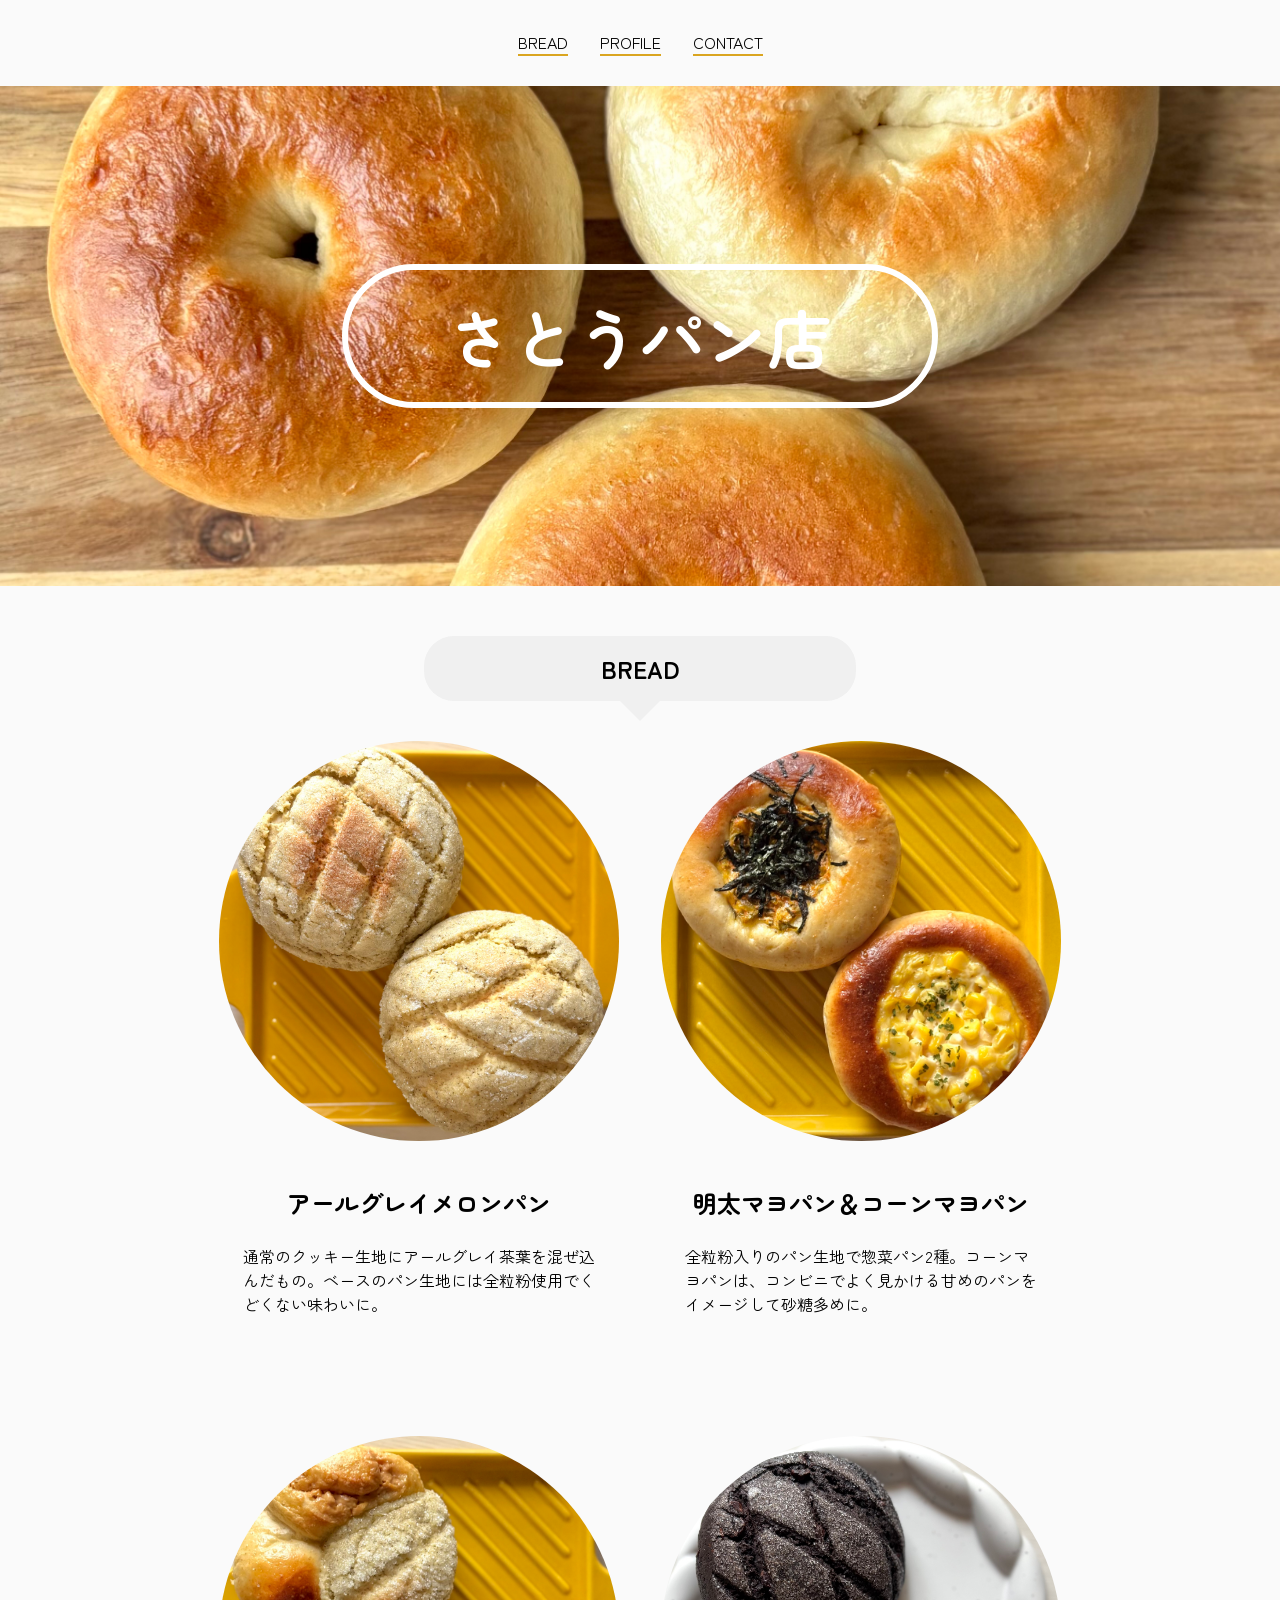
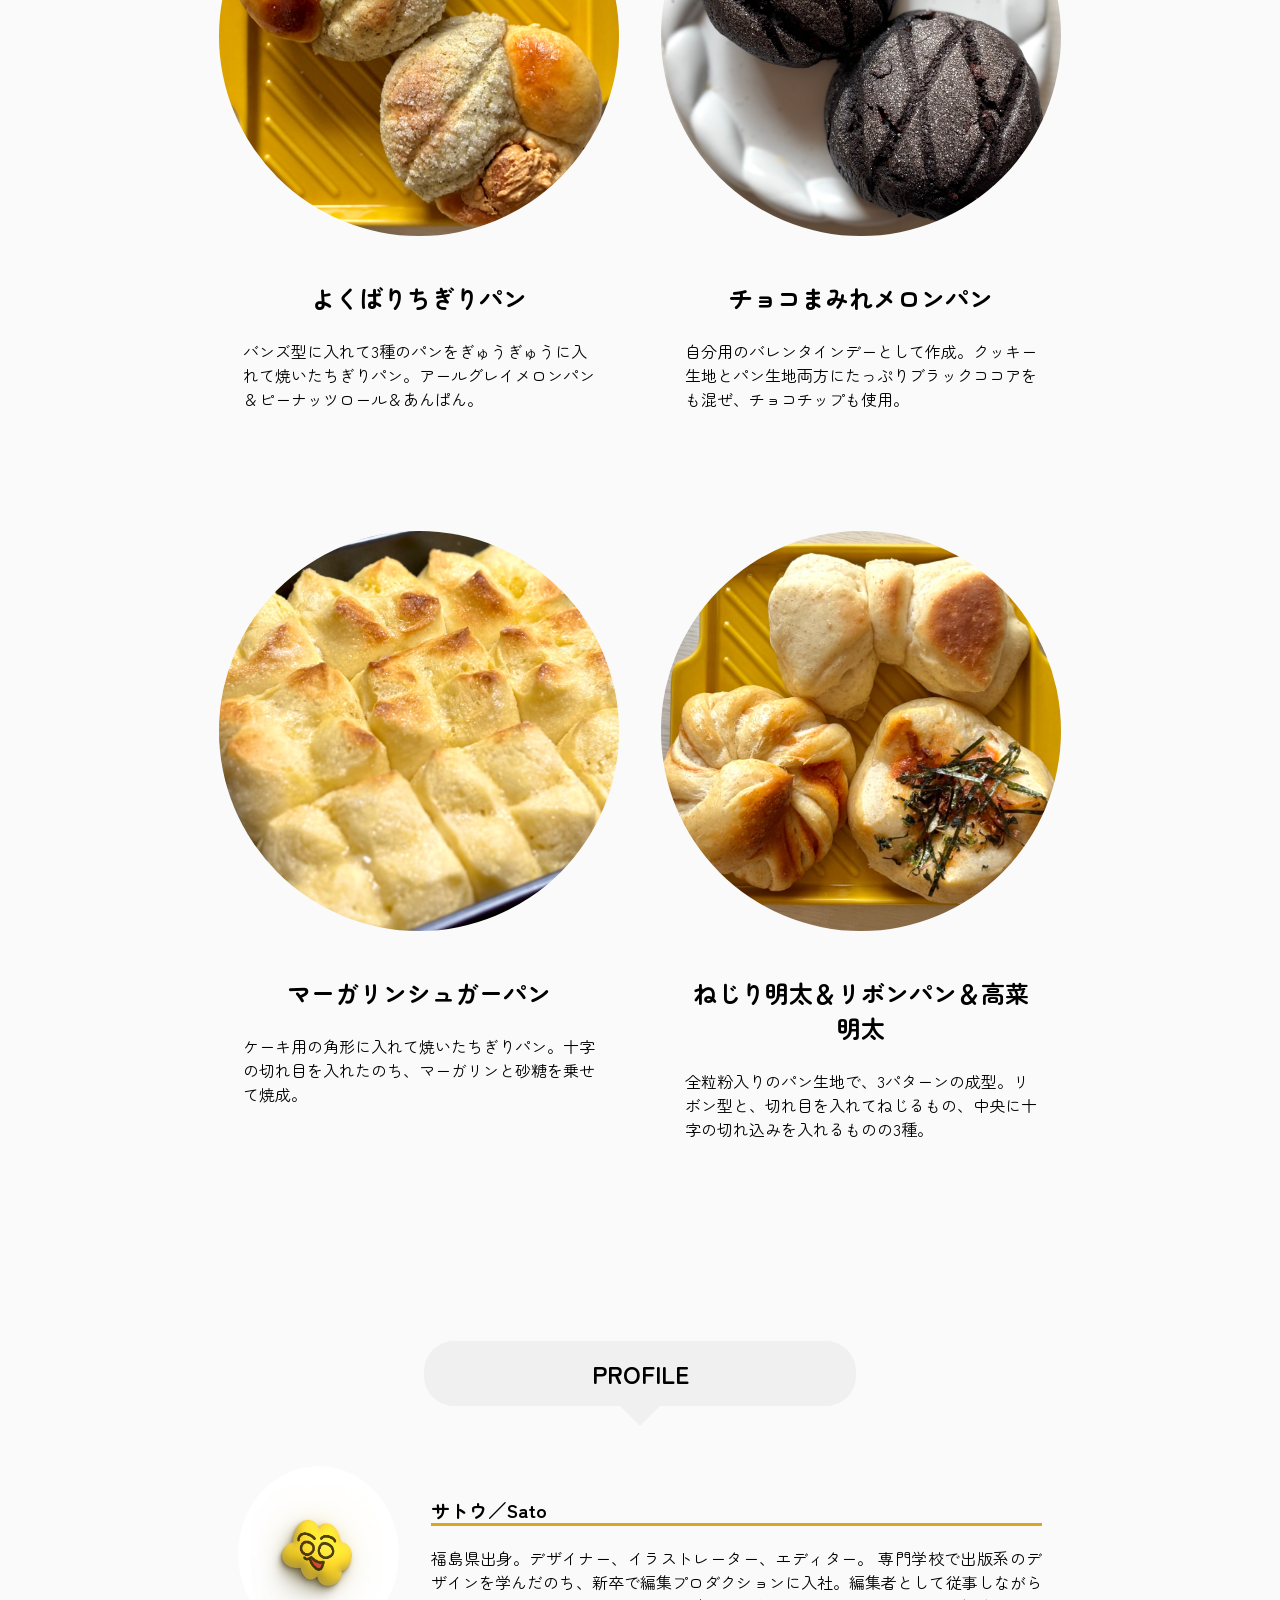
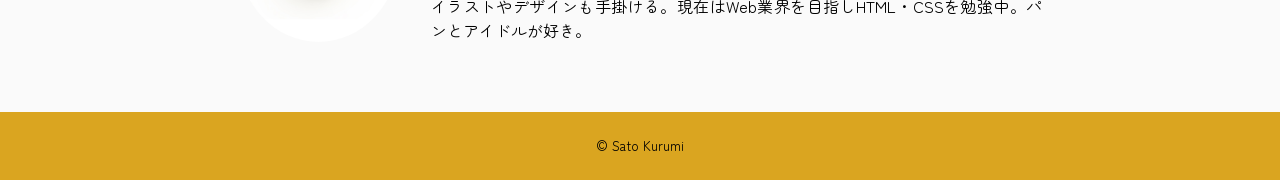
<file: index.html>
<!DOCTYPE html>
<html lang="ja">

<head>
    <meta charset="UTF-8">
    <meta name="viewport" content="width=device-width, initial-scale=1.0">
    <title>さとうパン店</title>
    <link rel="preconnect" href="https://fonts.googleapis.com">
    <link rel="preconnect" href="https://fonts.gstatic.com" crossorigin>
    <link href="https://fonts.googleapis.com/css2?family=Zen+Maru+Gothic&display=swap" rel="stylesheet">
    <link href="style.css" rel="stylesheet">
</head>

<body>

    <main>
        <header>
            <nav>
                <ul class="site-nav wrapper">
                    <li><a href="#bread">BREAD</a></li>
                    <li><a href="#profile">PROFILE</a></li>
                    <li><a href="#">CONTACT</a></li>
                </ul>
            </nav>
            <div class="site-title">
                <h1>さとうパン店</h1>
            </div>
        </header>

        <section id="bread" class="wrapper">
            <h2 class="section-title">BREAD</h2>
            <div class="bread-box">
                <div class="bread-item">
                    <img src="img/earlgraymelon.jpg" alt="アールグレイメロンパンの写真">
                    <p class="bread-name">アールグレイメロンパン</p>
                    <p class="bread-text">通常のクッキー生地にアールグレイ茶葉を混ぜ込んだもの。ベースのパン生地には全粒粉使用でくどくない味わいに。</p>
                </div>
                <div class="bread-item">
                    <img src="img/mentai_cornmayo.jpg" alt="総菜パンが2つ並んだ写真">
                    <p class="bread-name">明太マヨパン＆コーンマヨパン</p>
                    <p class="bread-text">全粒粉入りのパン生地で惣菜パン2種。コーンマヨパンは、コンビニでよく見かける甘めのパンをイメージして砂糖多めに。</p>
                </div>
                <div class="bread-item">
                    <img src="img/chigiri_maru.jpg" alt="アールグレイメロンパンの写真">
                    <p class="bread-name">よくばりちぎりパン</p>
                    <p class="bread-text">バンズ型に入れて3種のパンをぎゅうぎゅうに入れて焼いたちぎりパン。アールグレイメロンパン＆ピーナッツロール＆あんぱん。</p>
                </div>
                <div class="bread-item">
                    <img src="img/chocomelon.jpg" alt="総菜パンが2つ並んだ写真">
                    <p class="bread-name">チョコまみれメロンパン</p>
                    <p class="bread-text">自分用のバレンタインデーとして作成。クッキー生地とパン生地両方にたっぷりブラックココアをも混ぜ、チョコチップも使用。</p>
                </div>
                <div class="bread-item">
                    <img src="img/chigiri_kaku.jpg" alt="アールグレイメロンパンの写真">
                    <p class="bread-name">マーガリンシュガーパン</p>
                    <p class="bread-text">ケーキ用の角形に入れて焼いたちぎりパン。十字の切れ目を入れたのち、マーガリンと砂糖を乗せて焼成。</p>
                </div>
                <div class="bread-item">
                    <img src="img/3bread.jpg" alt="総菜パンが2つ並んだ写真">
                    <p class="bread-name">ねじり明太＆リボンパン＆高菜明太</p>
                    <p class="bread-text">全粒粉入りのパン生地で、3パターンの成型。リボン型と、切れ目を入れてねじるもの、中央に十字の切れ込みを入れるものの3種。</p>
                </div>
            </div>
        </section>

        <section id="profile" class="wrapper">
            <h2 class="section-title">PROFILE</h2>
            <div class="prof-box">
                <img src="img/icon.jpg" alt="名前をあらわしたイラスト">
                <div class="prof-text">
                    <h3 class="content-title">サトウ／Sato</h3>
                    <p>福島県出身。デザイナー、イラストレーター、エディター。
                        専門学校で出版系のデザインを学んだのち、新卒で編集プロダクションに入社。編集者として従事しながらイラストやデザインも手掛ける。現在はWeb業界を目指しHTML・CSSを勉強中。パンとアイドルが好き。
                    </p>
                </div>
        </section>
    </main>

    <footer class="footer">
        <small>
            <p>&copy; Sato Kurumi</p>
        </small>
    </footer>
</body>

</html>
</file>
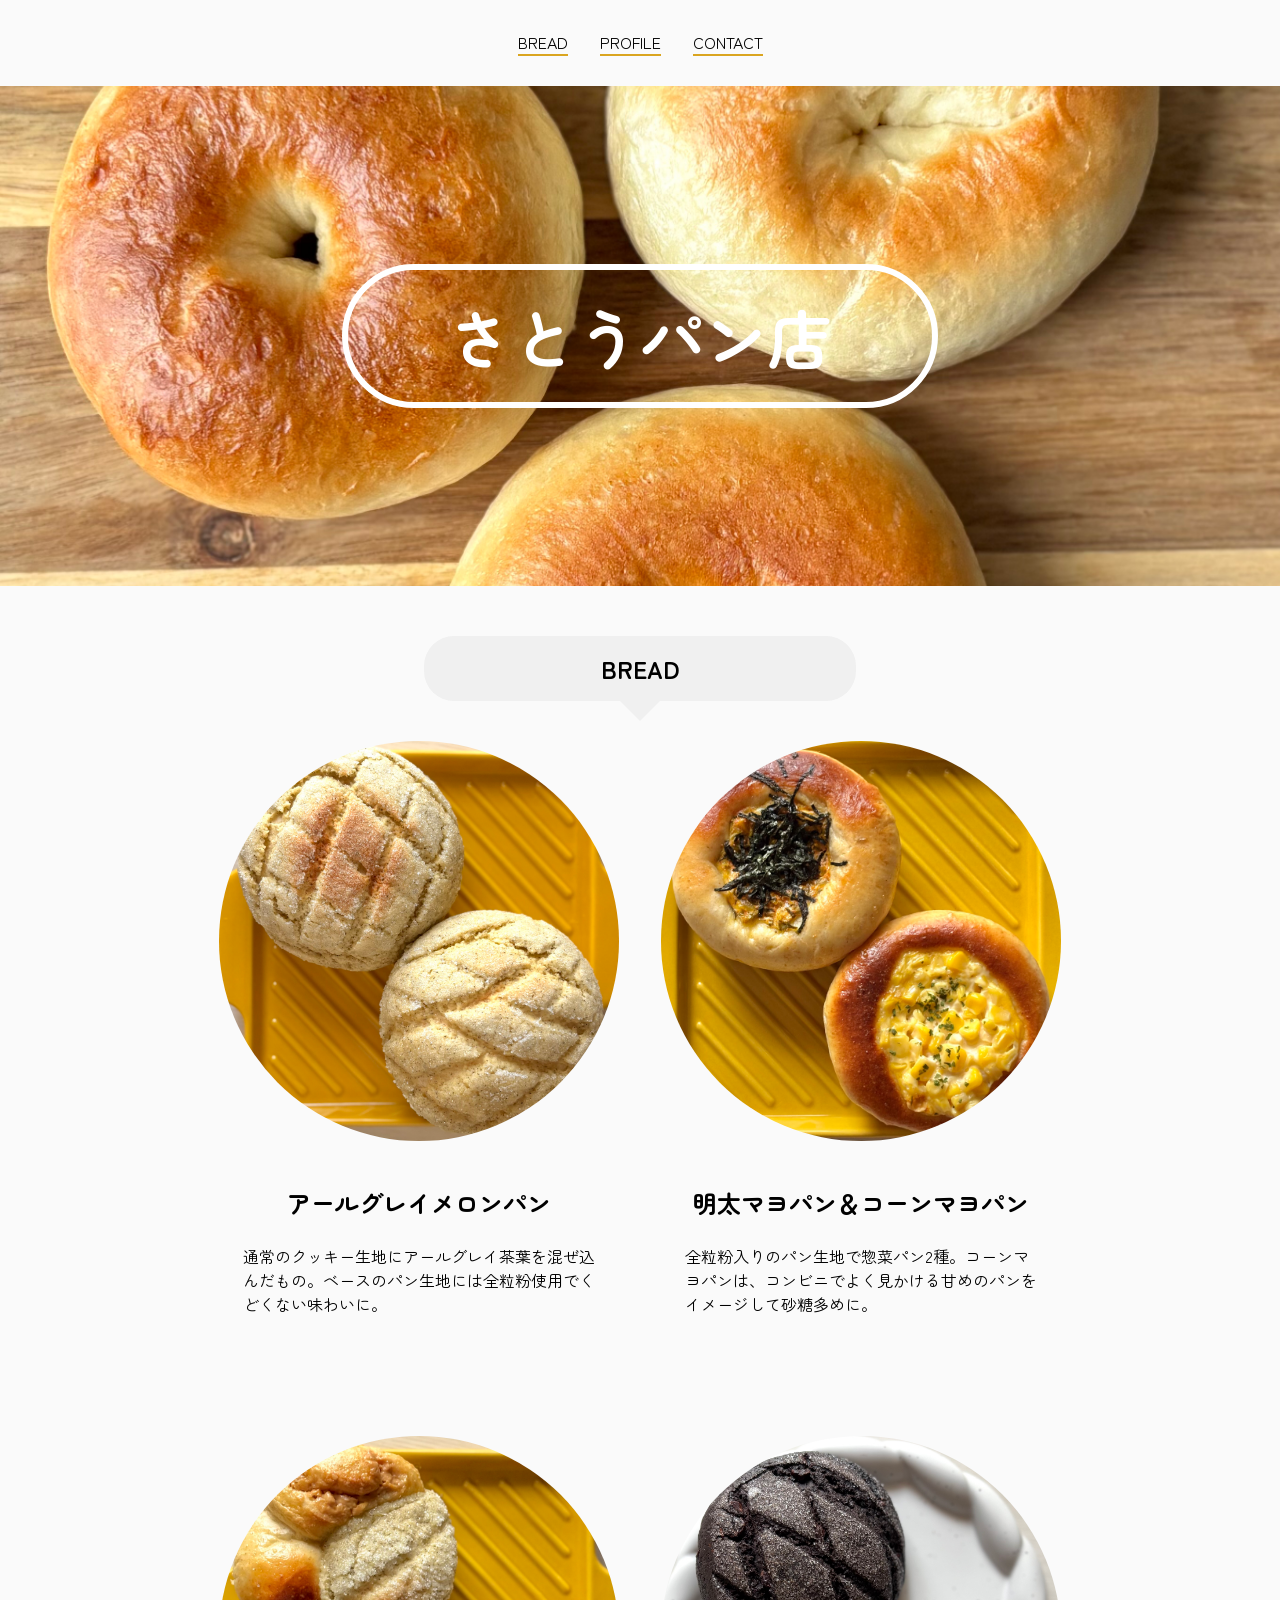
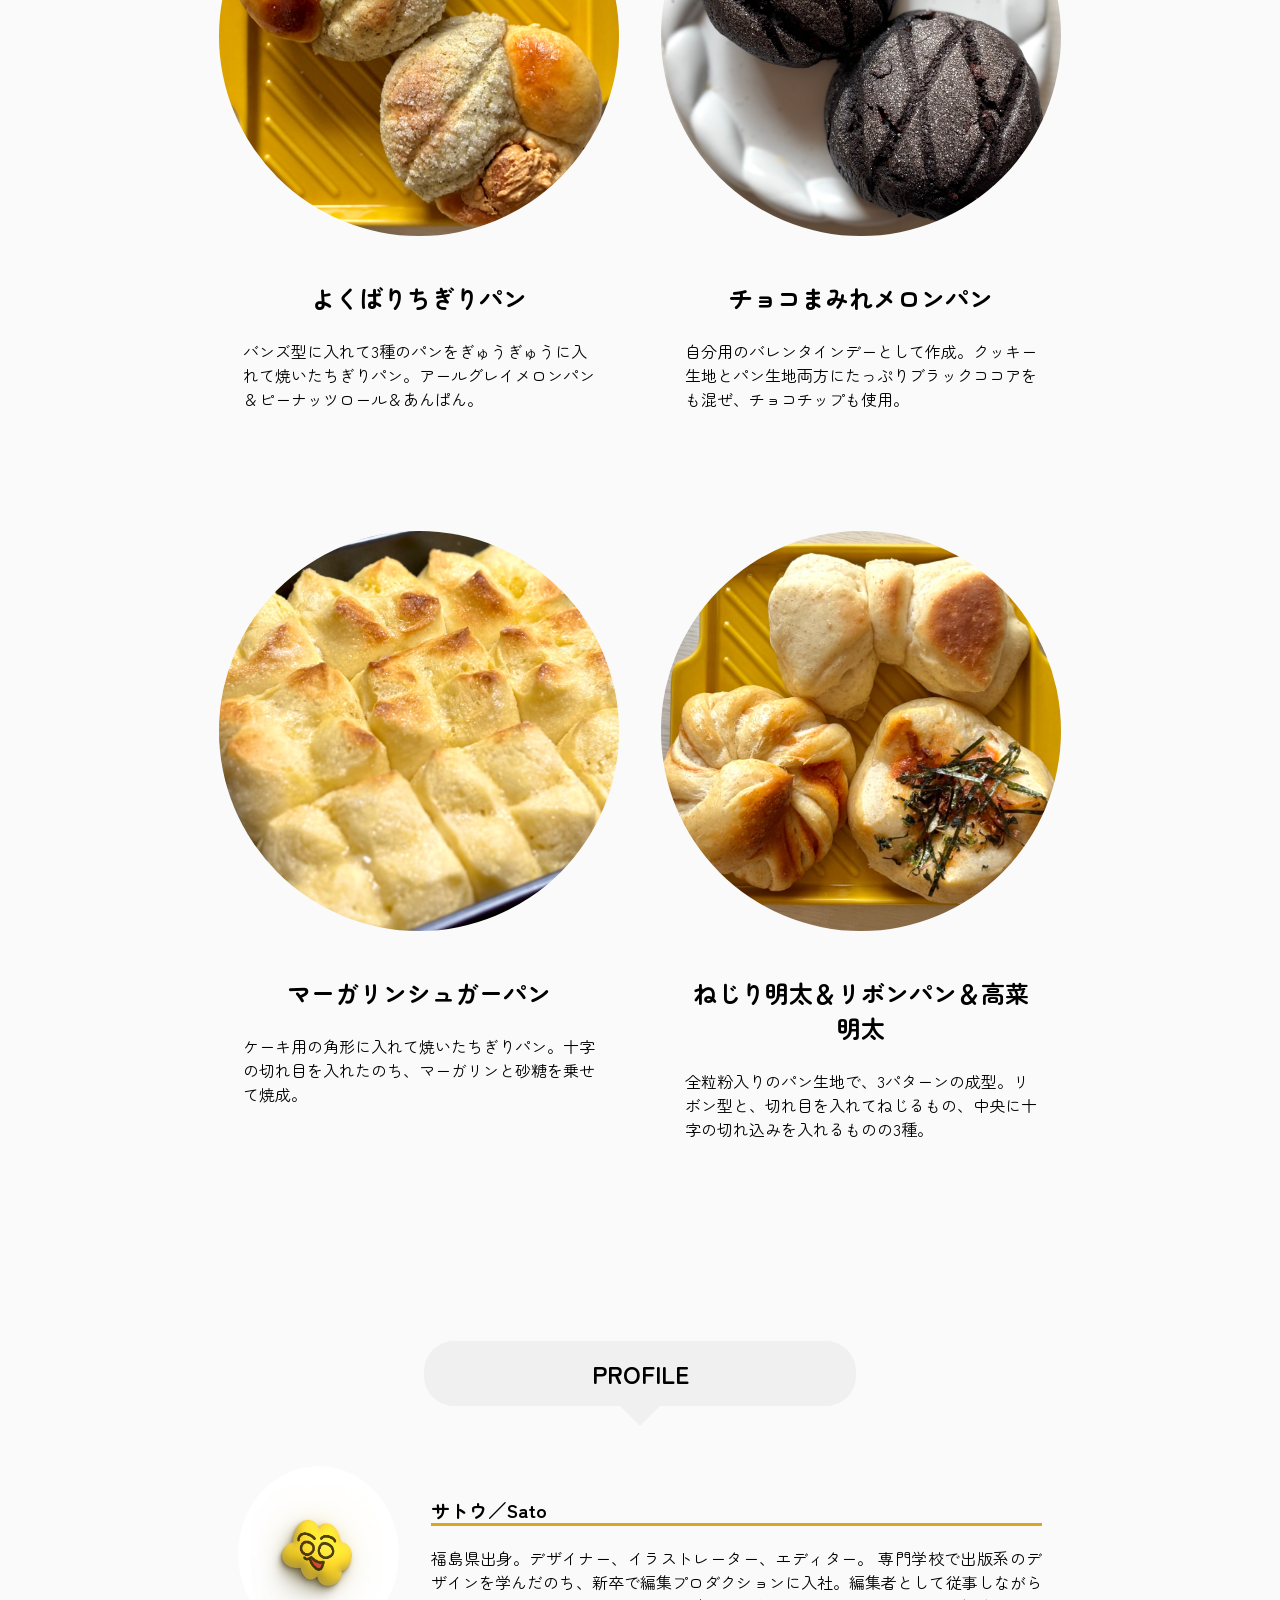
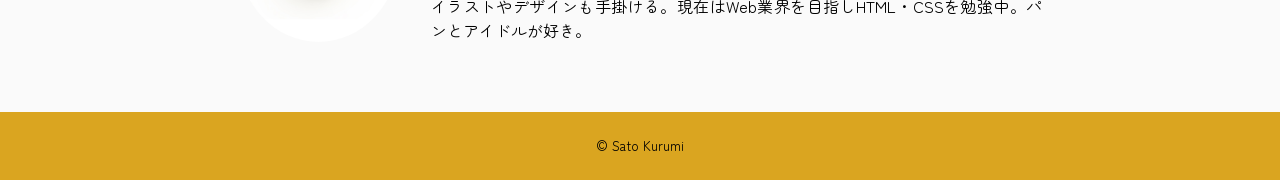
<file: sato-bread-shop.html>
<!DOCTYPE html>
<html lang="ja">

<head>
    <meta charset="UTF-8">
    <meta name="viewport" content="width=device-width, initial-scale=1.0">
    <title>さとうパン店</title>
    <link rel="preconnect" href="https://fonts.googleapis.com">
    <link rel="preconnect" href="https://fonts.gstatic.com" crossorigin>
    <link href="https://fonts.googleapis.com/css2?family=Zen+Maru+Gothic&display=swap" rel="stylesheet">
    <link href="style.css" rel="stylesheet">
</head>

<body>

    <main>
        <header>
            <nav>
                <ul class="site-nav wrapper">
                    <li><a href="#bread">BREAD</a></li>
                    <li><a href="#profile">PROFILE</a></li>
                    <li><a href="#">CONTACT</a></li>
                </ul>
            </nav>
            <div class="site-title">
                <h1>さとうパン店</h1>
            </div>
        </header>

        <section id="bread" class="wrapper">
            <h2 class="section-title">BREAD</h2>
            <div class="bread-box">
                <div class="bread-item">
                    <img src="img/earlgraymelon.jpg" alt="アールグレイメロンパンの写真">
                    <p class="bread-name">アールグレイメロンパン</p>
                    <p class="bread-text">通常のクッキー生地にアールグレイ茶葉を混ぜ込んだもの。ベースのパン生地には全粒粉使用でくどくない味わいに。</p>
                </div>
                <div class="bread-item">
                    <img src="img/mentai_cornmayo.jpg" alt="総菜パンが2つ並んだ写真">
                    <p class="bread-name">明太マヨパン＆コーンマヨパン</p>
                    <p class="bread-text">全粒粉入りのパン生地で惣菜パン2種。コーンマヨパンは、コンビニでよく見かける甘めのパンをイメージして砂糖多めに。</p>
                </div>
                <div class="bread-item">
                    <img src="img/chigiri_maru.jpg" alt="アールグレイメロンパンの写真">
                    <p class="bread-name">よくばりちぎりパン</p>
                    <p class="bread-text">バンズ型に入れて3種のパンをぎゅうぎゅうに入れて焼いたちぎりパン。アールグレイメロンパン＆ピーナッツロール＆あんぱん。</p>
                </div>
                <div class="bread-item">
                    <img src="img/chocomelon.jpg" alt="総菜パンが2つ並んだ写真">
                    <p class="bread-name">チョコまみれメロンパン</p>
                    <p class="bread-text">自分用のバレンタインデーとして作成。クッキー生地とパン生地両方にたっぷりブラックココアをも混ぜ、チョコチップも使用。</p>
                </div>
                <div class="bread-item">
                    <img src="img/chigiri_kaku.jpg" alt="アールグレイメロンパンの写真">
                    <p class="bread-name">マーガリンシュガーパン</p>
                    <p class="bread-text">ケーキ用の角形に入れて焼いたちぎりパン。十字の切れ目を入れたのち、マーガリンと砂糖を乗せて焼成。</p>
                </div>
                <div class="bread-item">
                    <img src="img/3bread.jpg" alt="総菜パンが2つ並んだ写真">
                    <p class="bread-name">ねじり明太＆リボンパン＆高菜明太</p>
                    <p class="bread-text">全粒粉入りのパン生地で、3パターンの成型。リボン型と、切れ目を入れてねじるもの、中央に十字の切れ込みを入れるものの3種。</p>
                </div>
            </div>
        </section>

        <section id="profile" class="wrapper">
            <h2 class="section-title">PROFILE</h2>
            <div class="prof-box">
                <img src="img/icon.jpg" alt="名前をあらわしたイラスト">
                <div class="prof-text">
                    <h3 class="content-title">サトウ／Sato</h3>
                    <p>福島県出身。デザイナー、イラストレーター、エディター。
                        専門学校で出版系のデザインを学んだのち、新卒で編集プロダクションに入社。編集者として従事しながらイラストやデザインも手掛ける。現在はWeb業界を目指しHTML・CSSを勉強中。パンとアイドルが好き。
                    </p>
                </div>
        </section>
    </main>

    <footer class="footer">
        <small>
            <p>&copy; Sato Kurumi</p>
        </small>
    </footer>
</body>

</html>
</file>
<file: style.css>
@charset "UTF-8";

/* デフォルトリセット */
* {
    padding: 0;
    margin: 0;
    box-sizing: border-box;
}

body {
    font-family: "Zen Maru Gothic", sans-serif;
    background-color: #fafafa;
}

a {
    text-decoration: none;
    color: #000;
}

img {
    vertical-align: bottom;
}

/* コンテンツの幅 */
.wrapper {
    max-width: 960px;
    margin: 0 auto;
    padding: 0 3rem;
    text-align: center;
}

/* --------------------
ヘッダー *
---------------------/

/* メニュー */
.site-nav {
    display: flex;
    margin: 30px auto 30px;
    justify-content: center;
    gap: 2rem;
    font-size: 1rem;
    list-style: none;
}

.site-nav li {
    border-bottom: solid 2px goldenrod;
}

.site-nav a {
    display: block
}

.site-nav a:hover {
    rotate: -5deg;
    color: #666;
}

/* メイン＋サイトタイトル */
.site-title {
    position: relative;
    margin-bottom: 50px;
    background-image: url(img/bagle.jpg);
    background-position: center;
    background-repeat: no-repeat;
    background-size: cover;
    width: 100%;
    height: 500px;
}

.site-title h1 {
    position: absolute;
    top: 50%;
    left: 50%;
    -ms-transform: translate(-50%, -50%);
    -webkit-transform: translate(-50%, -50%);
    transform: translate(-50%, -50%);

    padding: 20px 100px;
    color: white;
    font-weight: bold;
    font-size: 5vw;
    border: #fff 0.5vw solid;
    border-radius: 10vw;
    text-align: center;
    white-space: nowrap;
}

/* --------------------
見出し *
---------------------/

/* h2 */
.section-title {
    margin: 30px 50px;
    font-size: 1.5rem;
    font-weight: bold;
    text-align: center;

    position: relative;
    width: 50%;
    padding: 15px;
    background-color: #f0f0f0;
    border-radius: 30px;
    margin: 0px auto 40px;
}

.section-title::before {
    position: absolute;
    content: '';
    border-top: 20px solid #f0f0f0;
    border-right: 20px solid transparent;
    border-left: 20px solid transparent;
    top: 100%;
    left: 50%;
    transform: translateX(-50%);
}

/* h3 */
.content-title {
    margin: 30px auto 20px;
    border-bottom: solid 3px goldenrod;
}


/* --------------------
パン紹介 
---------------------*/

.bread-box {
    margin-bottom: 100px;
    grid-template-columns: repeat(2, 1fr);
    text-align: center;

}

.bread-item {
    margin-bottom: 100px;
}

.bread-item img {
    width: 100%;
    margin-bottom: 20PX;
    border-radius: 50%;
    aspect-ratio: 1/1;
    object-fit: cover;
}

.bread-name {
    margin: 1.5rem;
    font-size: 1.1rem;
    font-weight: bold;
}

.bread-text {
    margin: 0rem 1.5rem;
    font-size: 0.9rem;
    text-align: left;
}

/* --------------------
プロフィール
---------------------*/

#profile .prof-box {
    padding: 20px 30px;
    text-align: center;
}

.prof-box img {
    width: 200px;
    border-radius: 50%;
}

.prof-text {
    text-align: justify;
}


.footer {
    background-color: goldenrod;
    line-height: 3rem;
    padding: 10px 0;
    text-align: center;
}


/* --------------------
レスポンシブ
---------------------*/

@media (min-width:600px) {
    .bread-box {
        display: flex;
        justify-content: space-around;
        flex-wrap: wrap;
        gap: 20px;
    }

    .bread-item {
        width: 400px;
    }

    .bread-item img {
        width: 400px;
    }

    .bread-name {
        font-size: 1.5rem;
    }

    .bread-text {
        font-size: 1rem;
    }

    .prof-box {
        display: flex;
        margin-bottom: 50px;
        justify-content: space-between;
    }

    .prof-box img {
        width: 20%;
        margin-right: 2rem;
    }

    /* #profile {
        width: 600px;
        margin-bottom: 30px;
        text-align: center;
    } */


}
</file>
